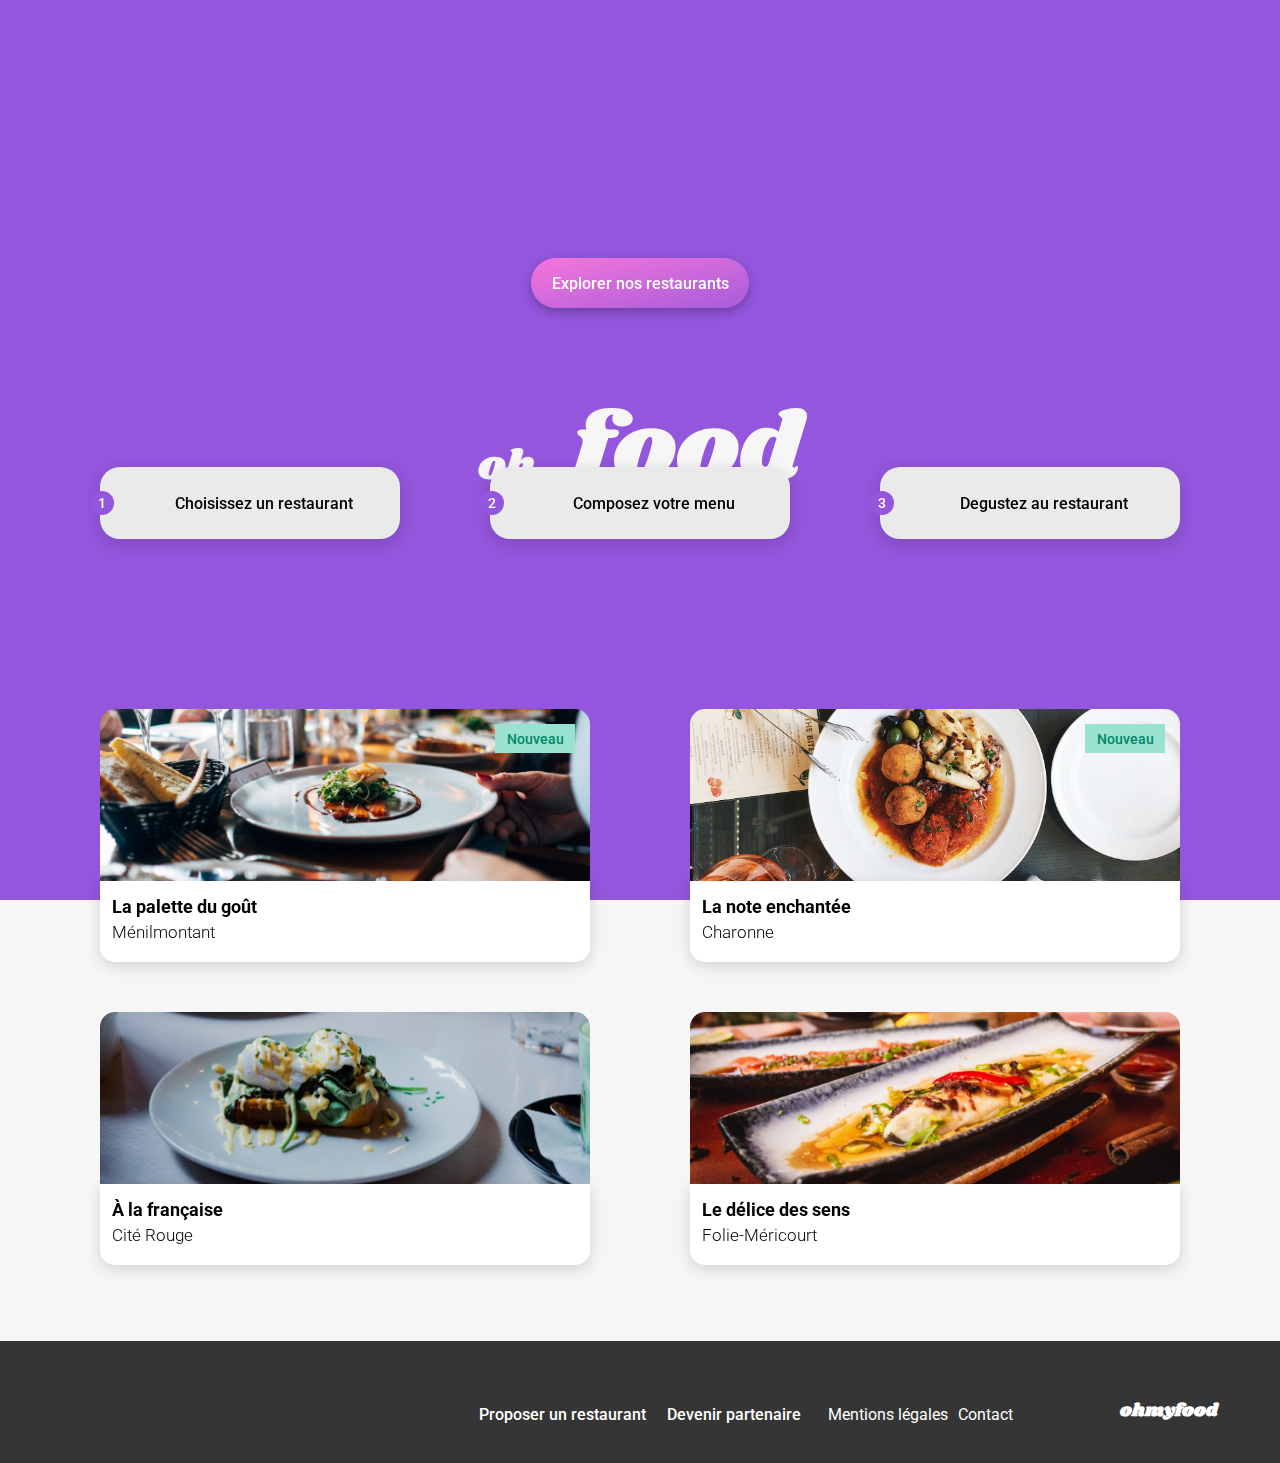
<file: index.html>
<!DOCTYPE html>
<html lang="fr">
  <head>
    <meta charset="UTF-8">
    <meta name="viewport" content="width=device-width, initial-scale=1.0">
    <title>ohmyfood</title>
    <link rel="preconnect" href="https://fonts.googleapis.com">
    <link rel="preconnect" href="https://fonts.gstatic.com" crossorigin>
    <link
      href="https://fonts.googleapis.com/css2?family=Roboto:wght@300;400;500;700&family=Shrikhand&display=swap"
      rel="stylesheet">
    <link
      rel="stylesheet"
      href="https://cdnjs.cloudflare.com/ajax/libs/font-awesome/6.2.1/css/all.min.css"
      integrity="sha512-MV7K8+y+gLIBoVD59lQIYicR65iaqukzvf/nwasF0nqhPay5w/9lJmVM2hMDcnK1OnMGCdVK+iQrJ7lzPJQd1w=="
      crossorigin="anonymous"
      referrerpolicy="no-referrer">
    <link rel="stylesheet" href="./css/style.css">
  </head>

  <body>
    <header>
      <h1>ohmyfood</h1>
    </header>

    <!-- loader to grey background -->
    <div class="loader">
        <!-- text's parts animation -->
        <div class="loader__container--anime">
          <span class="loader__letters--1">oh</span>
          <span class="loader__letters--2">my</span>
          <span class="loader__letters--3">food</span>
        </div>
    </div>

    <main>
      <!-- current location -->
      <div class="location"> <i class="fa-solid fa-location-dot"></i><p>Paris, Belleville</p> </div>

      <!-- catchword and explore's restaurants button -->
      <section class="catchword">
        <h2>Réservez le menu qui vous convient</h2>
        <p>Découvrez des restaurants d'exception sélectionnés par nos soins.</p>
        <a href="#restaurants__choice">
          <div class="button button--explore" onclick="">Explorer nos restaurants</div>
        </a>
      </section>

      <!-- how to order -->
      <section class="how-to">
        <h3>Fonctionnement</h3>
        <div class="how-to__steps">
          <div class="how-to__steps__card" onclick="">
            <i class="fa-solid fa-mobile-screen-button"></i><p>Choisissez un restaurant</p>
            <div class="how-to__steps__card--nb">
              <p>1</p>
            </div>
          </div>
          <div class="how-to__steps__card" onclick="">
            <i class="fa-solid fa-list-ul"></i><p>Composez votre menu</p>
            <div class="how-to__steps__card--nb">
              <p>2</p>
            </div>
          </div>
          <div class="how-to__steps__card" onclick="">
            <i class="fa-solid fa-store fa-user-purple"></i><p>Degustez au restaurant</p>
            <div class="how-to__steps__card--nb">
              <p>3</p>
            </div>
          </div>
        </div>
      </section>

      <!-- restaurants section -->
      <section class="restaurants">
        <div class="restaurants__container">
          <h2>Restaurants</h2>
          <div class="restaurants__choice" id="restaurants__choice">
            <a href="./restaurants/la-palette-du-gout.html">
              <article class="restaurant__card">
                <img
                  src="images/restaurants/jay-wennington-N_Y88TWmGwA-unsplash.jpg"
                  alt="Restaurant La palette du goût"
                  class="img__menilmontant">
                <div class="restaurant__card__new">Nouveau</div>
                <div class="restaurant__card__content">
                  <div class="restaurant__card__content__txt">
                    <h4>La palette du goût</h4>
                    <p>Ménilmontant</p>
                  </div>
                  <!-- heart's animation -->
                  <div class="heart heart__restaurants" onclick="">
                    <!-- heart's mask -->
                    <span class="heart--mask"></span>
                    <!-- heart unselected -->
                    <i class="fa-regular fa-heart fa-1x heart--empty"></i>
                    <!-- heart selected's shape -->
                    <i class="fa-regular fa-heart fa-1x heart--empty--grad"></i>
                    <!-- heart selected -->
                    <i class="fa-solid fa-heart fa-1x heart--full"></i>
                  </div>
                </div>
              </article>
            </a>

            <a href="./restaurants/la-note-enchantee.html">
              <article class="restaurant__card">
                <img
                  src="images/restaurants/stil-u2Lp8tXIcjw-unsplash.jpg"
                  alt="Restaurant La note enchantée"
                  class="img__charonne">
                <div class="restaurant__card__new">Nouveau</div>
                <div class="restaurant__card__content">
                  <div class="restaurant__card__content__txt">
                    <h4>La note enchantée</h4>
                    <p>Charonne</p>
                  </div>
                  <!-- heart's animation -->
                  <div class="heart heart__restaurants" onclick="">
                    <!-- heart's mask -->
                    <span class="heart--mask"></span>
                    <!-- heart unselected -->
                    <i class="fa-regular fa-heart fa-1x heart--empty"></i>
                    <!-- heart selected's shape -->
                    <i class="fa-regular fa-heart fa-1x heart--empty--grad"></i>
                    <!-- heart selected -->
                    <i class="fa-solid fa-heart fa-1x heart--full"></i>
                  </div>
                </div>
              </article>
            </a>

            <a href="./restaurants/a-la-francaise.html">
              <article class="restaurant__card">
                <img src="images/restaurants/toa-heftiba-DQKerTsQwi0-unsplash.jpg" alt="Restaurant À la française">
                <div class="restaurant__card__content">
                  <div class="restaurant__card__content__txt">
                    <h4>À la française</h4>
                    <p>Cité Rouge</p>
                  </div>
                  <!-- heart's animation -->
                  <div class="heart heart__restaurants" onclick="">
                    <!-- heart's mask -->
                    <span class="heart--mask"></span>
                    <!-- heart unselected -->
                    <i class="fa-regular fa-heart fa-1x heart--empty"></i>
                    <!-- heart selected's shape -->
                    <i class="fa-regular fa-heart fa-1x heart--empty--grad"></i>
                    <!-- heart selected -->
                    <i class="fa-solid fa-heart fa-1x heart--full"></i>
                  </div>
                </div>
              </article>
            </a>

            <a href="./restaurants/le-delice-des-sens.html" onclick="">
              <article class="restaurant__card">
                <img
                  src="images/restaurants/louis-hansel-shotsoflouis-qNBGVyOCY8Q-unsplash.jpg"
                  alt="Restaurant Le délice des sens">
                <div class="restaurant__card__content">
                  <div class="restaurant__card__content__txt">
                    <h4>Le délice des sens</h4>
                    <p>Folie-Méricourt</p>
                  </div>
                  <!-- heart's animation -->
                  <div class="heart heart__restaurants">
                    <!-- heart's mask -->
                    <span class="heart--mask"></span>
                    <!-- heart unselected -->
                    <i class="fa-regular fa-heart fa-1x heart--empty"></i>
                    <!-- heart selected's shape -->
                    <i class="fa-regular fa-heart fa-1x heart--empty--grad"></i>
                    <!-- heart selected -->
                    <i class="fa-solid fa-heart fa-1x heart--full"></i>
                  </div>
                </div>
              </article>
            </a>
          </div>
        </div>
      </section>
    </main>

    <footer class="related-infos">
      <h5 class="related-infos__title">ohmyfood</h5>
      <div class="related-infos__partnership">
        <a href="#"><i class="fa-sharp fa-solid fa-utensils"></i>Proposer un restaurant</a>
        <a href="#"><i class="fa-xs fa-solid fa-handshake-angle"></i>Devenir partenaire</a>
      </div>
      <div class="related-infos__contact">
        <a href="#">Mentions légales</a>
        <a href="mailto:ohmyfood@hotmeal.com">Contact</a>
      </div>
    </footer>
  </body>
</html>
</file>
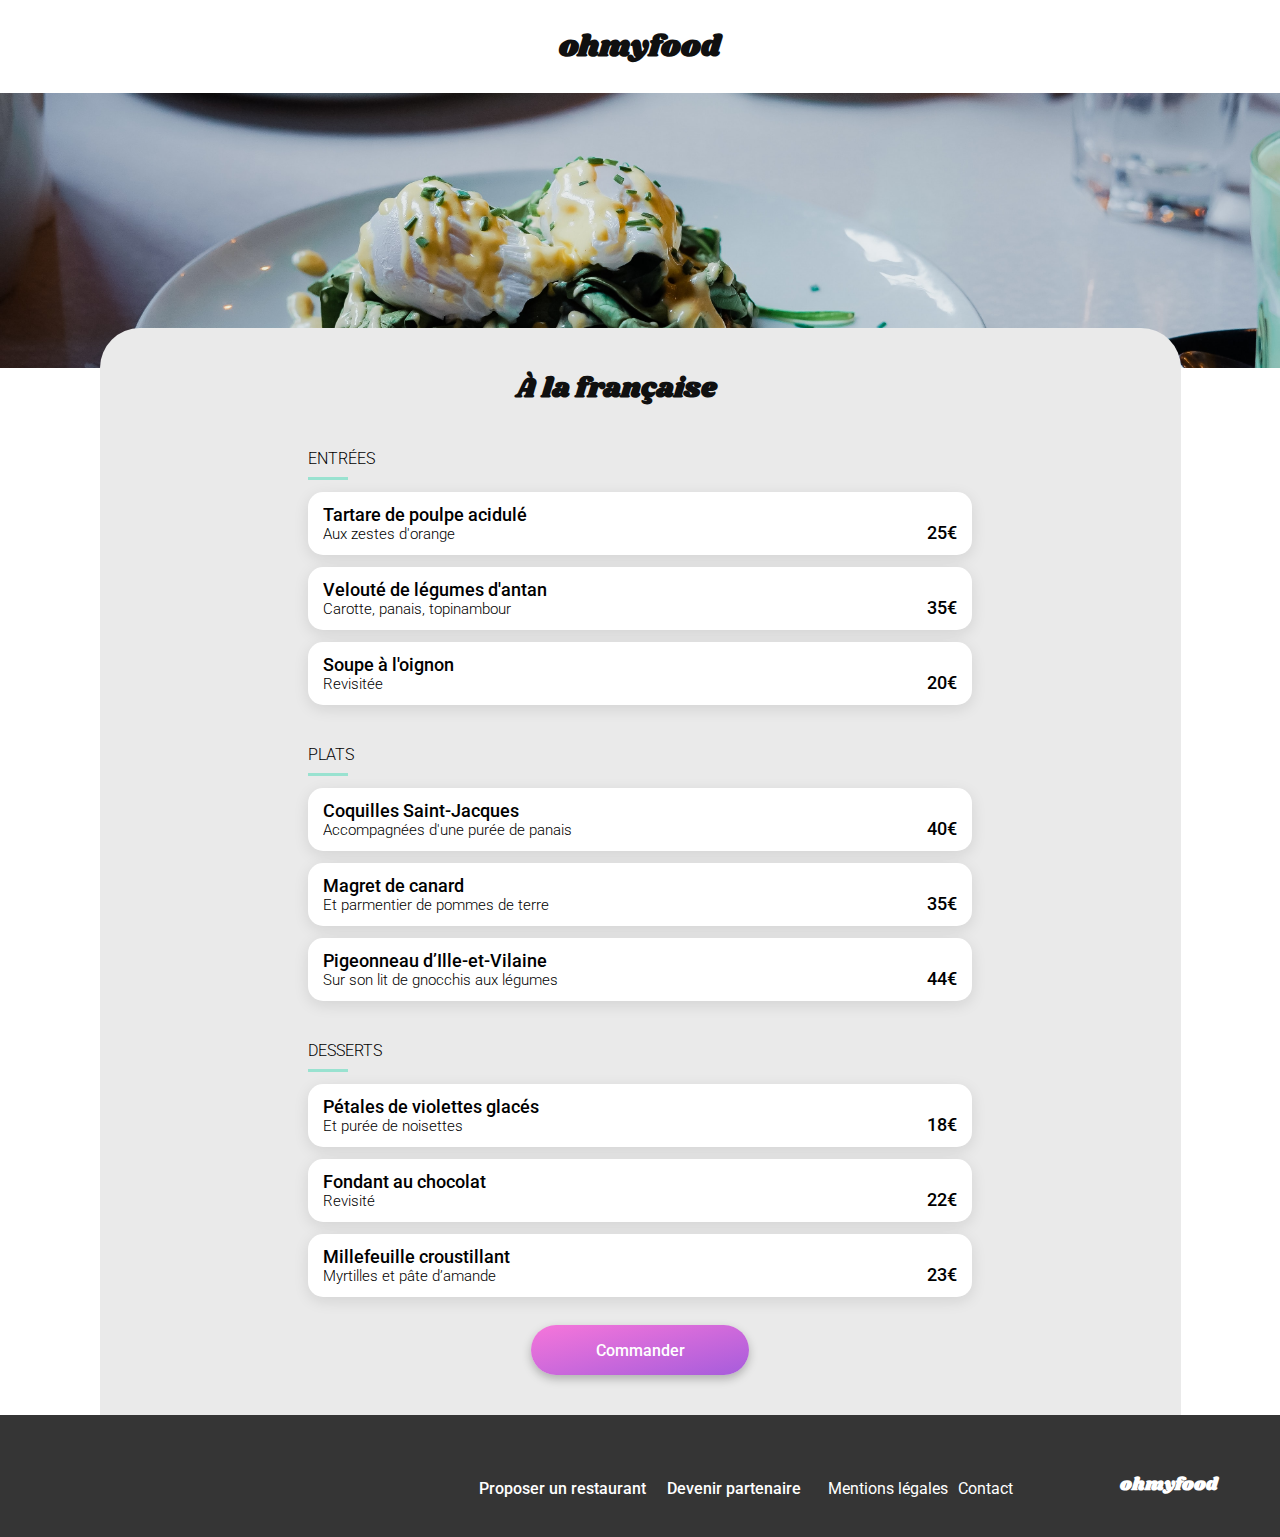
<file: restaurants/a-la-francaise.html>
<!DOCTYPE html>
<html lang="fr">
  <head>
    <meta charset="UTF-8">
    <meta name="viewport" content="width=device-width, initial-scale=1.0">
    <title>ohmyfood</title>
    <link rel="preconnect" href="https://fonts.googleapis.com">
    <link rel="preconnect" href="https://fonts.gstatic.com" crossorigin>
    <link
      href="https://fonts.googleapis.com/css2?family=Roboto:wght@300;400;500;700&family=Shrikhand&display=swap"
      rel="stylesheet">
    <link
      rel="stylesheet"
      href="https://cdnjs.cloudflare.com/ajax/libs/font-awesome/6.2.1/css/all.min.css"
      integrity="sha512-MV7K8+y+gLIBoVD59lQIYicR65iaqukzvf/nwasF0nqhPay5w/9lJmVM2hMDcnK1OnMGCdVK+iQrJ7lzPJQd1w=="
      crossorigin="anonymous"
      referrerpolicy="no-referrer">
    <link rel="stylesheet" href="../css/style.css">
  </head>

  <body>
    <header>
      <a href="../index.html"><i class="fa-solid fa-xl fa-arrow-left"></i></a>
      <h1>ohmyfood</h1>
    </header>

    <main>
      <div class="restaurant-img">
        <img src="../images/restaurants/toa-heftiba-DQKerTsQwi0-unsplash.jpg" alt="Restaurant À la française">
      </div>

      <!-- container to correct the page layout issued by the menu being above the picture -->
      <section class="menu-container">
        <div class="menu">
          <div class="menu--title">
            <h2>À la française</h2>
            <!-- heart's animation -->
            <div class="heart heart__menu" onclick="">
              <!-- heart's mask -->
              <span class="heart--mask"></span>
              <!-- heart unselected -->
              <i class="fa-regular fa-heart fa-1x heart--empty"></i>
              <!-- heart selected's shape -->
              <i class="fa-regular fa-heart fa-1x heart--empty--grad"></i>
              <!-- heart selected -->
              <i class="fa-solid fa-heart fa-1x heart--full"></i>
            </div>
          </div>

          <!-- class menu__subtitle-(number) for subtitle's emergence delay -->
          <article class="menu__starters">
            <h3 class="menu__subtitle--1">Entrées</h3>
            <div class="menu__line"></div>

            <!-- class menu__card-(number) for menu's emergence delay -->
            <div class="menu__card menu__card--1" onclick="">
              <div class="menu__card__content">
                <h4>Tartare de poulpe acidulé</h4>
                <p>Aux zestes d'orange</p>
              </div>
              <div class="menu__card__selected">
                <span>25€</span>
                <div class="menu__card__selected--anime">
                  <i class="fa-regular fa-circle-check"></i>
                </div>
              </div>
            </div>

            <div class="menu__card menu__card--2" onclick="">
              <div class="menu__card__content">
                <h4>Velouté de légumes d'antan</h4>
                <p>Carotte, panais, topinambour</p>
              </div>
              <div class="menu__card__selected">
                <span>35€</span>
                <div class="menu__card__selected--anime">
                  <i class="fa-regular fa-circle-check"></i>
                </div>
              </div>
            </div>

            <div class="menu__card menu__card--3" onclick="">
              <div class="menu__card__content">
                <h4>Soupe à l'oignon</h4>
                <p>Revisitée</p>
              </div>
              <div class="menu__card__selected">
                <span>20€</span>
                <div class="menu__card__selected--anime">
                  <i class="fa-regular fa-circle-check"></i>
                </div>
              </div>
            </div>
          </article>

          <article class="menu__dishes">
            <h3 class="menu__subtitle--2">Plats</h3>
            <div class="menu__line"></div>

            <div class="menu__card menu__card--4" onclick="">
              <div class="menu__card__content">
                <h4>Coquilles Saint-Jacques</h4>
                <p>Accompagnées d'une purée de panais</p>
              </div>
              <div class="menu__card__selected">
                <span>40€</span>
                <div class="menu__card__selected--anime">
                  <i class="fa-regular fa-circle-check"></i>
                </div>
              </div>
            </div>

            <div class="menu__card menu__card--5" onclick="">
              <div class="menu__card__content">
                <h4>Magret de canard</h4>
                <p>Et parmentier de pommes de terre</p>
              </div>
              <div class="menu__card__selected">
                <span>35€</span>
                <div class="menu__card__selected--anime">
                  <i class="fa-regular fa-circle-check"></i>
                </div>
              </div>
            </div>

            <div class="menu__card menu__card--6" onclick="">
              <div class="menu__card__content">
                <h4>Pigeonneau d’Ille-et-Vilaine</h4>
                <p>Sur son lit de gnocchis aux légumes</p>
              </div>
              <div class="menu__card__selected">
                <span>44€</span>
                <div class="menu__card__selected--anime">
                  <i class="fa-regular fa-circle-check"></i>
                </div>
              </div>
            </div>
          </article>

          <article class="menu__desserts">
            <h3 class="menu__subtitle--3">Desserts</h3>
            <div class="menu__line"></div>

            <div class="menu__card menu__card--7" onclick="">
              <div class="menu__card__content">
                <h4>Pétales de violettes glacés</h4>
                <p>Et purée de noisettes</p>
              </div>
              <div class="menu__card__selected">
                <span>18€</span>
                <div class="menu__card__selected--anime">
                  <i class="fa-regular fa-circle-check"></i>
                </div>
              </div>
            </div>

            <div class="menu__card menu__card--8" onclick="">
              <div class="menu__card__content">
                <h4>Fondant au chocolat</h4>
                <p>Revisité</p>
              </div>
              <div class="menu__card__selected">
                <span>22€</span>
                <div class="menu__card__selected--anime">
                  <i class="fa-regular fa-circle-check"></i>
                </div>
              </div>
            </div>

            <div class="menu__card menu__card--9" onclick="">
              <div class="menu__card__content">
                <h4>Millefeuille croustillant</h4>
                  <p>Myrtilles et pâte d’amande</p>
                </div>
                <div class="menu__card__selected">
                  <span>23€</span>
                  <div class="menu__card__selected--anime">
                    <i class="fa-regular fa-circle-check"></i>
                  </div>
                </div>
              </div>
          </article>

          <div class="button button--order" onclick="">Commander</div>
        </div>
      </section>
    </main>

    <footer class="related-infos">
      <h5 class="related-infos__title">ohmyfood</h5>
      <div class="related-infos__partnership">
        <a href="#"><i class="fa-sharp fa-solid fa-utensils"></i>Proposer un restaurant</a>
        <a href="#"><i class="fa-xs fa-solid fa-handshake-angle"></i>Devenir partenaire</a>
      </div>
      <div class="related-infos__contact">
        <a href="#">Mentions légales</a>
        <a href="mailto:ohmyfood@hotmeal.com">Contact</a>
      </div>
    </footer>
  </body>
</html>
</file>
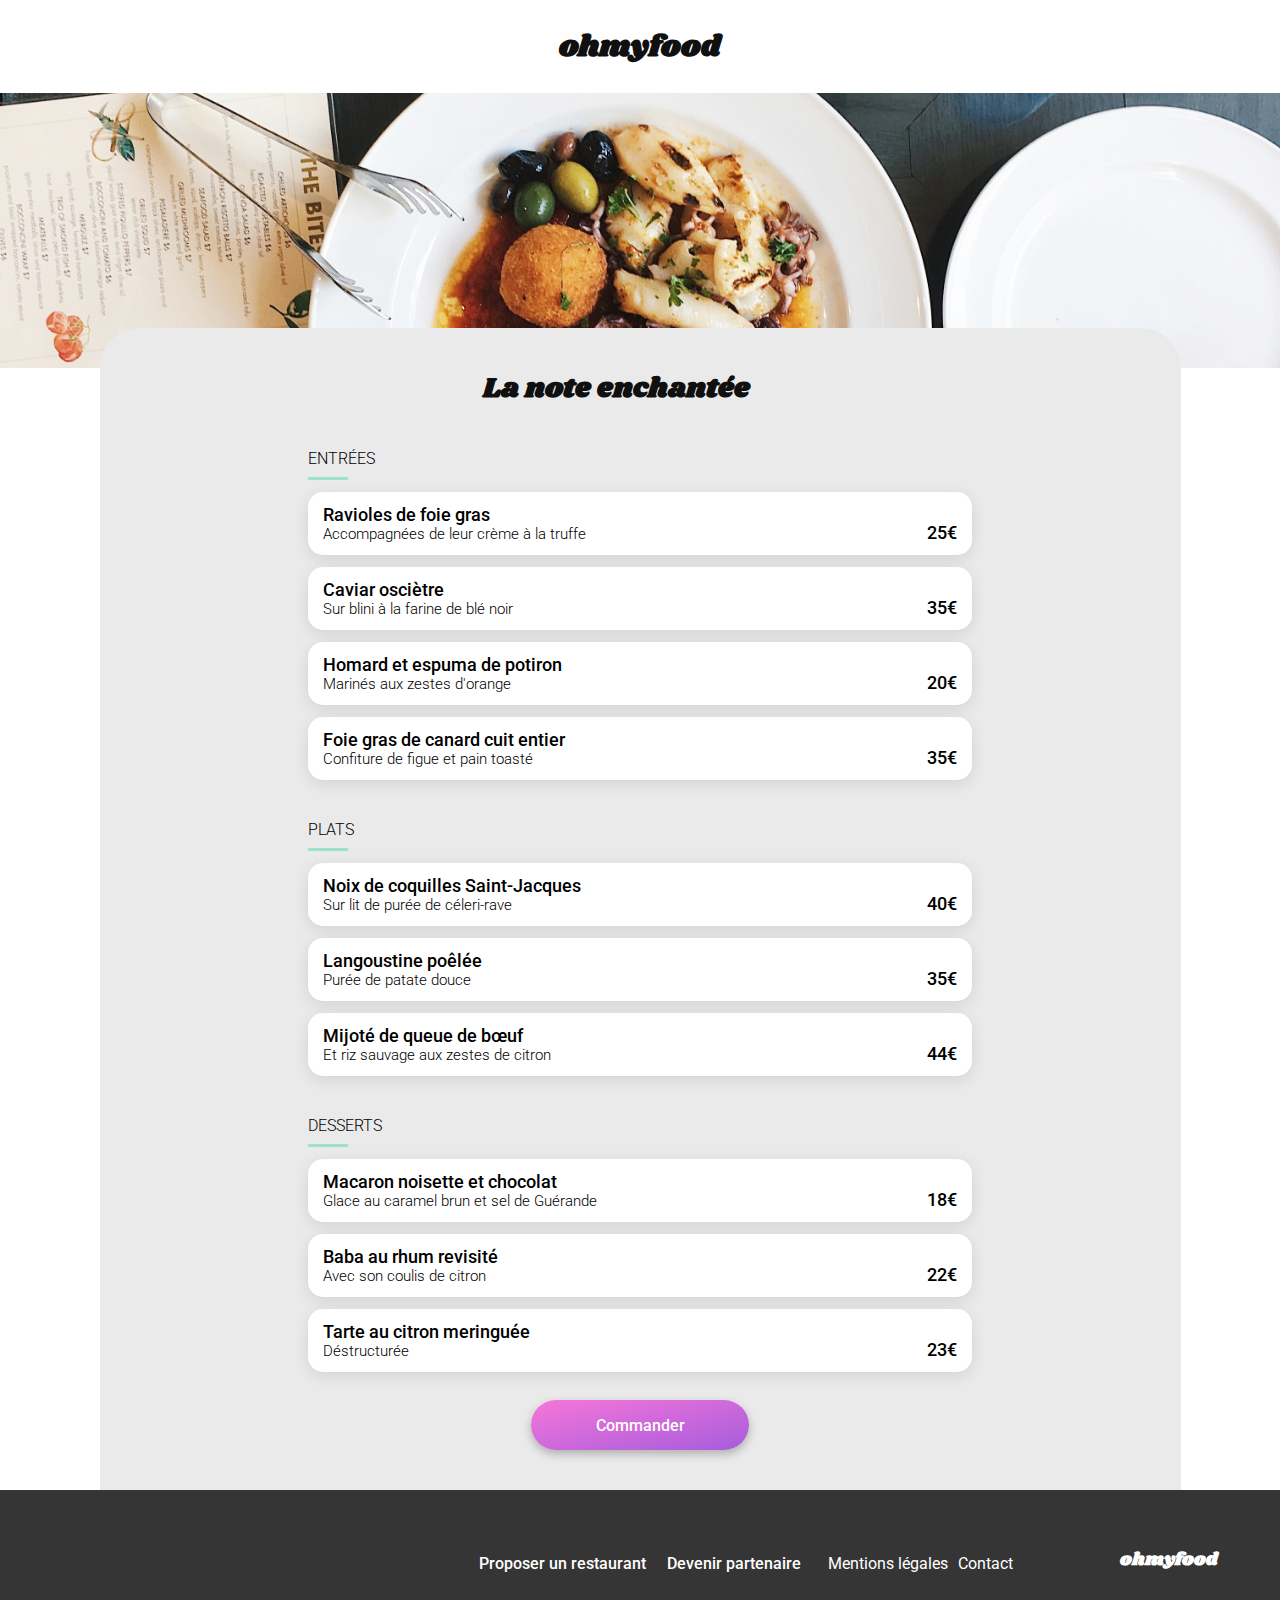
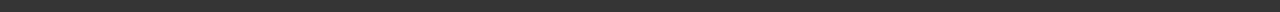
<file: restaurants/la-note-enchantee.html>
<!DOCTYPE html>
<html lang="fr">
  <head>
    <meta charset="UTF-8">
    <meta name="viewport" content="width=device-width, initial-scale=1.0">
    <title>ohmyfood</title>
    <link rel="preconnect" href="https://fonts.googleapis.com">
    <link rel="preconnect" href="https://fonts.gstatic.com" crossorigin>
    <link
      href="https://fonts.googleapis.com/css2?family=Roboto:wght@300;400;500;700&family=Shrikhand&display=swap"
      rel="stylesheet">
    <link
      rel="stylesheet"
      href="https://cdnjs.cloudflare.com/ajax/libs/font-awesome/6.2.1/css/all.min.css"
      integrity="sha512-MV7K8+y+gLIBoVD59lQIYicR65iaqukzvf/nwasF0nqhPay5w/9lJmVM2hMDcnK1OnMGCdVK+iQrJ7lzPJQd1w=="
      crossorigin="anonymous"
      referrerpolicy="no-referrer">
    <link rel="stylesheet" href="../css/style.css">
  </head>

  <body>
    <header>
      <a href="../index.html"><i class="fa-solid fa-xl fa-arrow-left"></i></a>
      <h1>ohmyfood</h1>
    </header>

    <main>
      <div class="restaurant-img">
        <img src="../images/restaurants/stil-u2Lp8tXIcjw-unsplash.jpg" alt="Restaurant La note enchantée">
      </div>

      <!-- container to correct the page layout issued by the menu being above the picture -->
      <section class="menu-container">
        <div class="menu">
          <div class="menu--title">
            <h2>La note enchantée</h2>
            <!-- heart's animation -->
            <div class="heart heart__menu" onclick="">
              <!-- heart's mask -->
              <span class="heart--mask"></span>
              <!-- heart unselected -->
              <i class="fa-regular fa-heart fa-1x heart--empty"></i>
              <!-- heart selected's shape -->
              <i class="fa-regular fa-heart fa-1x heart--empty--grad"></i>
              <!-- heart selected -->
              <i class="fa-solid fa-heart fa-1x heart--full"></i>
            </div>
          </div>

          <!-- class menu__subtitle-(number) for subtitle's emergence delay -->
          <article class="menu__starters">
            <h3 class="menu__subtitle--1">Entrées</h3>
            <div class="menu__line"></div>

            <!-- class menu__card-(number) for menu's emergence delay -->
            <div class="menu__card menu__card--1" onclick="">
              <div class="menu__card__content">
                <h4>Ravioles de foie gras</h4>
                <p>Accompagnées de leur crème à la truffe</p>
              </div>
              <div class="menu__card__selected">
                <span>25€</span>
                <div class="menu__card__selected--anime">
                  <i class="fa-regular fa-circle-check"></i>
                </div>
              </div>
            </div>

            <div class="menu__card menu__card--2" onclick="">
              <div class="menu__card__content">
                <h4>Caviar osciètre</h4>
                <p>Sur blini à la farine de blé noir</p>
              </div>
              <div class="menu__card__selected">
                <span>35€</span>
                <div class="menu__card__selected--anime">
                  <i class="fa-regular fa-circle-check"></i>
                </div>
              </div>
            </div>

            <div class="menu__card menu__card--3" onclick="">
              <div class="menu__card__content">
                <h4>Homard et espuma de potiron</h4>
                <p>Marinés aux zestes d'orange</p>
              </div>
              <div class="menu__card__selected">
                <span>20€</span>
                <div class="menu__card__selected--anime">
                  <i class="fa-regular fa-circle-check"></i>
                </div>
              </div>
            </div>

            <div class="menu__card menu__card--4" onclick="">
              <div class="menu__card__content">
                <h4>Foie gras de canard cuit entier</h4>
                <p>Confiture de figue et pain toasté</p>
              </div>
              <div class="menu__card__selected">
                <span>35€</span>
                <div class="menu__card__selected--anime">
                  <i class="fa-regular fa-circle-check"></i>
                </div>
              </div>
            </div>
          </article>

          <article class="menu__dishes">
            <h3 class="menu__subtitle--2">Plats</h3>
            <div class="menu__line"></div>

            <div class="menu__card menu__card--5" onclick="">
              <div class="menu__card__content">
                <h4>Noix de coquilles Saint-Jacques</h4>
                <p>Sur lit de purée de céleri-rave</p>
              </div>
              <div class="menu__card__selected">
                <span>40€</span>
                <div class="menu__card__selected--anime">
                  <i class="fa-regular fa-circle-check"></i>
                </div>
              </div>
            </div>

            <div class="menu__card menu__card--6" onclick="">
              <div class="menu__card__content">
                <h4>Langoustine poêlée</h4>
                <p>Purée de patate douce</p>
              </div>
              <div class="menu__card__selected">
                <span>35€</span>
                <div class="menu__card__selected--anime">
                  <i class="fa-regular fa-circle-check"></i>
                </div>
              </div>
            </div>

            <div class="menu__card menu__card--7" onclick="">
              <div class="menu__card__content">
                <h4>Mijoté de queue de bœuf</h4>
                <p>Et riz sauvage aux zestes de citron</p>
              </div>
              <div class="menu__card__selected">
                <span>44€</span>
                <div class="menu__card__selected--anime">
                  <i class="fa-regular fa-circle-check"></i>
                </div>
              </div>
            </div>
          </article>

          <article class="menu__desserts">
            <h3 class="menu__subtitle--3">Desserts</h3>
            <div class="menu__line"></div>

            <div class="menu__card menu__card--8" onclick="">
              <div class="menu__card__content">
                <h4>Macaron noisette et chocolat</h4>
                <p>Glace au caramel brun et sel de Guérande</p>
              </div>
              <div class="menu__card__selected">
                <span>18€</span>
                <div class="menu__card__selected--anime">
                  <i class="fa-regular fa-circle-check"></i>
                </div>
              </div>
            </div>

            <div class="menu__card menu__card--9" onclick="">
              <div class="menu__card__content">
                <h4>Baba au rhum revisité</h4>
                <p>Avec son coulis de citron</p>
              </div>
              <div class="menu__card__selected">
                <span>22€</span>
                <div class="menu__card__selected--anime">
                  <i class="fa-regular fa-circle-check"></i>
                </div>
              </div>
            </div>

            <div class="menu__card menu__card--10" onclick="">
              <div class="menu__card__content">
                <h4>Tarte au citron meringuée</h4>
                <p>Déstructurée</p>
              </div>
              <div class="menu__card__selected">
                <span>23€</span>
                <div class="menu__card__selected--anime">
                  <i class="fa-regular fa-circle-check"></i>
                </div>
              </div>
            </div>
          </article>

          <div class="button button--order" onclick="">Commander</div>
        </div>
      </section>
    </main>

    <footer class="related-infos">
      <h5 class="related-infos__title">ohmyfood</h5>
      <div class="related-infos__partnership">
        <a href="#"><i class="fa-sharp fa-solid fa-utensils"></i>Proposer un restaurant</a>
        <a href="#"><i class="fa-xs fa-solid fa-handshake-angle"></i>Devenir partenaire</a>
      </div>
      <div class="related-infos__contact">
        <a href="#">Mentions légales</a>
        <a href="mailto:ohmyfood@hotmeal.com">Contact</a>
      </div>
    </footer>
  </body>
</html>
</file>
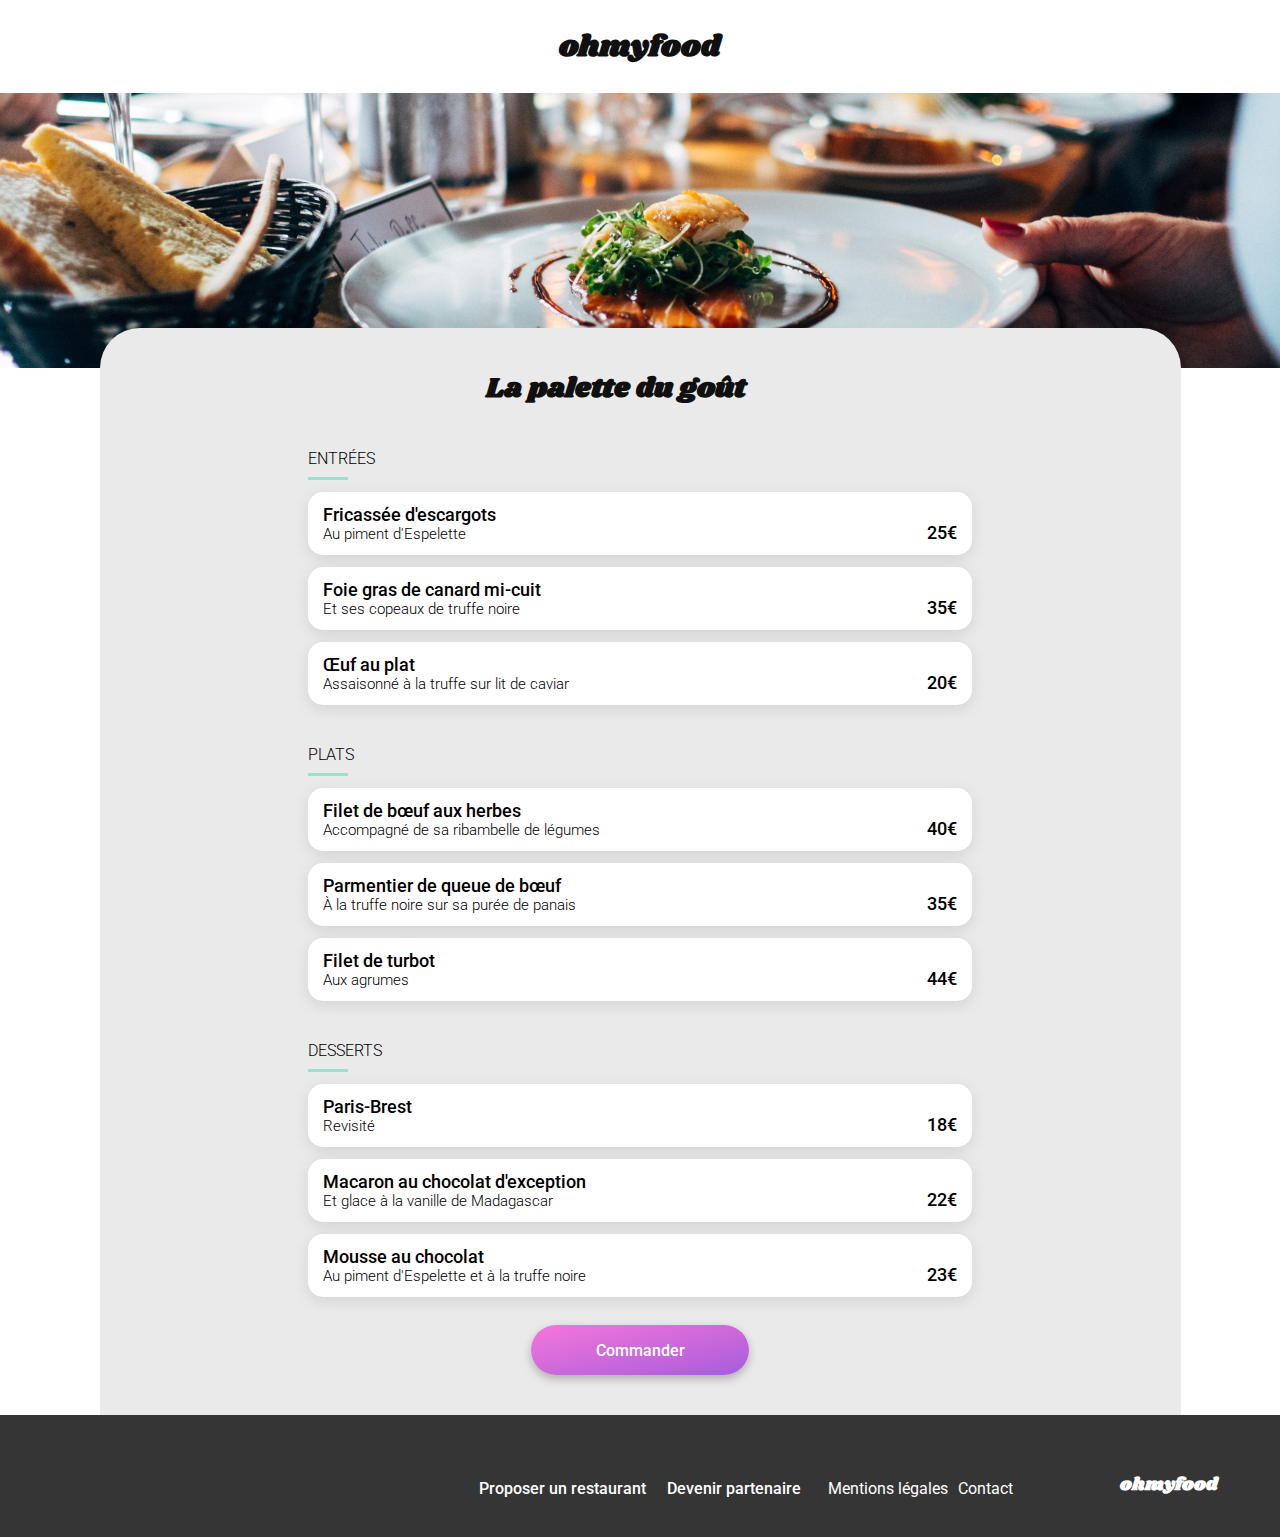
<file: restaurants/la-palette-du-gout.html>
<!DOCTYPE html>
<html lang="fr">
  <head>
    <meta charset="UTF-8">
    <meta name="viewport" content="width=device-width, initial-scale=1.0">
    <title>ohmyfood</title>
    <link rel="preconnect" href="https://fonts.googleapis.com">
    <link rel="preconnect" href="https://fonts.gstatic.com" crossorigin>
    <link
      href="https://fonts.googleapis.com/css2?family=Roboto:wght@300;400;500;700&family=Shrikhand&display=swap"
      rel="stylesheet">
    <link
      rel="stylesheet"
      href="https://cdnjs.cloudflare.com/ajax/libs/font-awesome/6.2.1/css/all.min.css"
      integrity="sha512-MV7K8+y+gLIBoVD59lQIYicR65iaqukzvf/nwasF0nqhPay5w/9lJmVM2hMDcnK1OnMGCdVK+iQrJ7lzPJQd1w=="
      crossorigin="anonymous"
      referrerpolicy="no-referrer">
    <link rel="stylesheet" href="../css/style.css">
  </head>

  <body>
    <header>
      <a href="../index.html"><i class="fa-solid fa-xl fa-arrow-left"></i></a>
      <h1>ohmyfood</h1>
    </header>

    <main>
      <div class="restaurant-img">
        <img src="../images/restaurants/jay-wennington-N_Y88TWmGwA-unsplash.jpg" alt="Restaurant La palette du goût">
      </div>

      <!-- container to correct the page layout issued by the menu being above the picture -->
      <section class="menu-container">
        <div class="menu">
          <div class="menu--title">
            <h2>La palette du goût</h2>
            <!-- heart's animation -->
            <div class="heart heart__menu" onclick="">
              <!-- heart's mask -->
              <span class="heart--mask"></span>
              <!-- heart unselected -->
              <i class="fa-regular fa-heart fa-1x heart--empty"></i>
              <!-- heart selected's shape -->
              <i class="fa-regular fa-heart fa-1x heart--empty--grad"></i>
              <!-- heart selected -->
              <i class="fa-solid fa-heart fa-1x heart--full"></i>
            </div>
          </div>

          <!-- class menu__subtitle-(number) for subtitle's emergence delay -->
          <article class="menu__starters">
            <h3 class="menu__subtitle--1">Entrées</h3>
            <div class="menu__line"></div>

            <!-- class menu__card-(number) for menu's emergence delay -->
            <div class="menu__card menu__card--1" onclick="">
              <div class="menu__card__content">
                <h4>Fricassée d'escargots</h4>
                <p>Au piment d'Espelette</p>
              </div>
              <div class="menu__card__selected">
                <span>25€</span>
                <div class="menu__card__selected--anime">
                  <i class="fa-regular fa-circle-check"></i>
                </div>
              </div>
            </div>

            <div class="menu__card menu__card--2" onclick="">
              <div class="menu__card__content">
                <h4>Foie gras de canard mi-cuit</h4>
                <p>Et ses copeaux de truffe noire</p>
              </div>
              <div class="menu__card__selected">
                <span>35€</span>
                <div class="menu__card__selected--anime">
                  <i class="fa-regular fa-circle-check"></i>
                </div>
              </div>
            </div>

            <div class="menu__card menu__card--3" onclick="">
              <div class="menu__card__content">
                <h4>Œuf au plat</h4>
                <p>Assaisonné à la truffe sur lit de caviar</p>
              </div>
              <div class="menu__card__selected">
                <span>20€</span>
                <div class="menu__card__selected--anime">
                  <i class="fa-regular fa-circle-check"></i>
                </div>
              </div>
            </div>
          </article>

          <article class="menu__dishes">
            <h3 class="menu__subtitle--2">Plats</h3>
            <div class="menu__line"></div>

            <div class="menu__card menu__card--4" onclick="">
              <div class="menu__card__content">
                <h4>Filet de bœuf aux herbes</h4>
                <p>Accompagné de sa ribambelle de légumes</p>
              </div>
              <div class="menu__card__selected">
                <span>40€</span>
                <div class="menu__card__selected--anime">
                  <i class="fa-regular fa-circle-check"></i>
                </div>
              </div>
            </div>

            <div class="menu__card menu__card--5" onclick="">
              <div class="menu__card__content">
                <h4>Parmentier de queue de bœuf</h4>
                <p>À la truffe noire sur sa purée de panais</p>
              </div>
              <div class="menu__card__selected">
                <span>35€</span>
                <div class="menu__card__selected--anime">
                  <i class="fa-regular fa-circle-check"></i>
                </div>
              </div>
            </div>

            <div class="menu__card menu__card--6" onclick="">
              <div class="menu__card__content">
                <h4>Filet de turbot</h4>
                <p>Aux agrumes</p>
              </div>
              <div class="menu__card__selected">
                <span>44€</span>
                <div class="menu__card__selected--anime">
                  <i class="fa-regular fa-circle-check"></i>
                </div>
              </div>
            </div>
          </article>

          <article class="menu__desserts">
            <h3 class="menu__subtitle--3">Desserts</h3>
            <div class="menu__line"></div>

            <div class="menu__card menu__card--7" onclick="">
              <div class="menu__card__content">
                <h4>Paris-Brest</h4>
                <p>Revisité</p>
              </div>
              <div class="menu__card__selected">
                <span>18€</span>
                <div class="menu__card__selected--anime">
                  <i class="fa-regular fa-circle-check"></i>
                </div>
              </div>
            </div>

            <div class="menu__card menu__card--8" onclick="">
              <div class="menu__card__content">
                <h4>Macaron au chocolat d'exception</h4>
                <p>Et glace à la vanille de Madagascar</p>
              </div>
              <div class="menu__card__selected">
                <span>22€</span>
                <div class="menu__card__selected--anime">
                  <i class="fa-regular fa-circle-check"></i>
                </div>
              </div>
            </div>

            <div class="menu__card menu__card--9" onclick="">
              <div class="menu__card__content">
                <h4>Mousse au chocolat</h4>
                <p>Au piment d'Espelette et à la truffe noire</p>
              </div>
              <div class="menu__card__selected">
                <span>23€</span>
                <div class="menu__card__selected--anime">
                  <i class="fa-regular fa-circle-check"></i>
                </div>
              </div>
            </div>
          </article>

          <div class="button button--order" onclick="">Commander</div>
        </div>
      </section>
    </main>

    <footer class="related-infos">
      <h5 class="related-infos__title">ohmyfood</h5>
      <div class="related-infos__partnership">
        <a href="#"><i class="fa-sharp fa-solid fa-utensils"></i>Proposer un restaurant</a>
        <a href="#"><i class="fa-xs fa-solid fa-handshake-angle"></i>Devenir partenaire</a>
      </div>
      <div class="related-infos__contact">
        <a href="#">Mentions légales</a>
        <a href="mailto:ohmyfood@hotmeal.com">Contact</a>
      </div>
    </footer>
  </body>
</html>
</file>
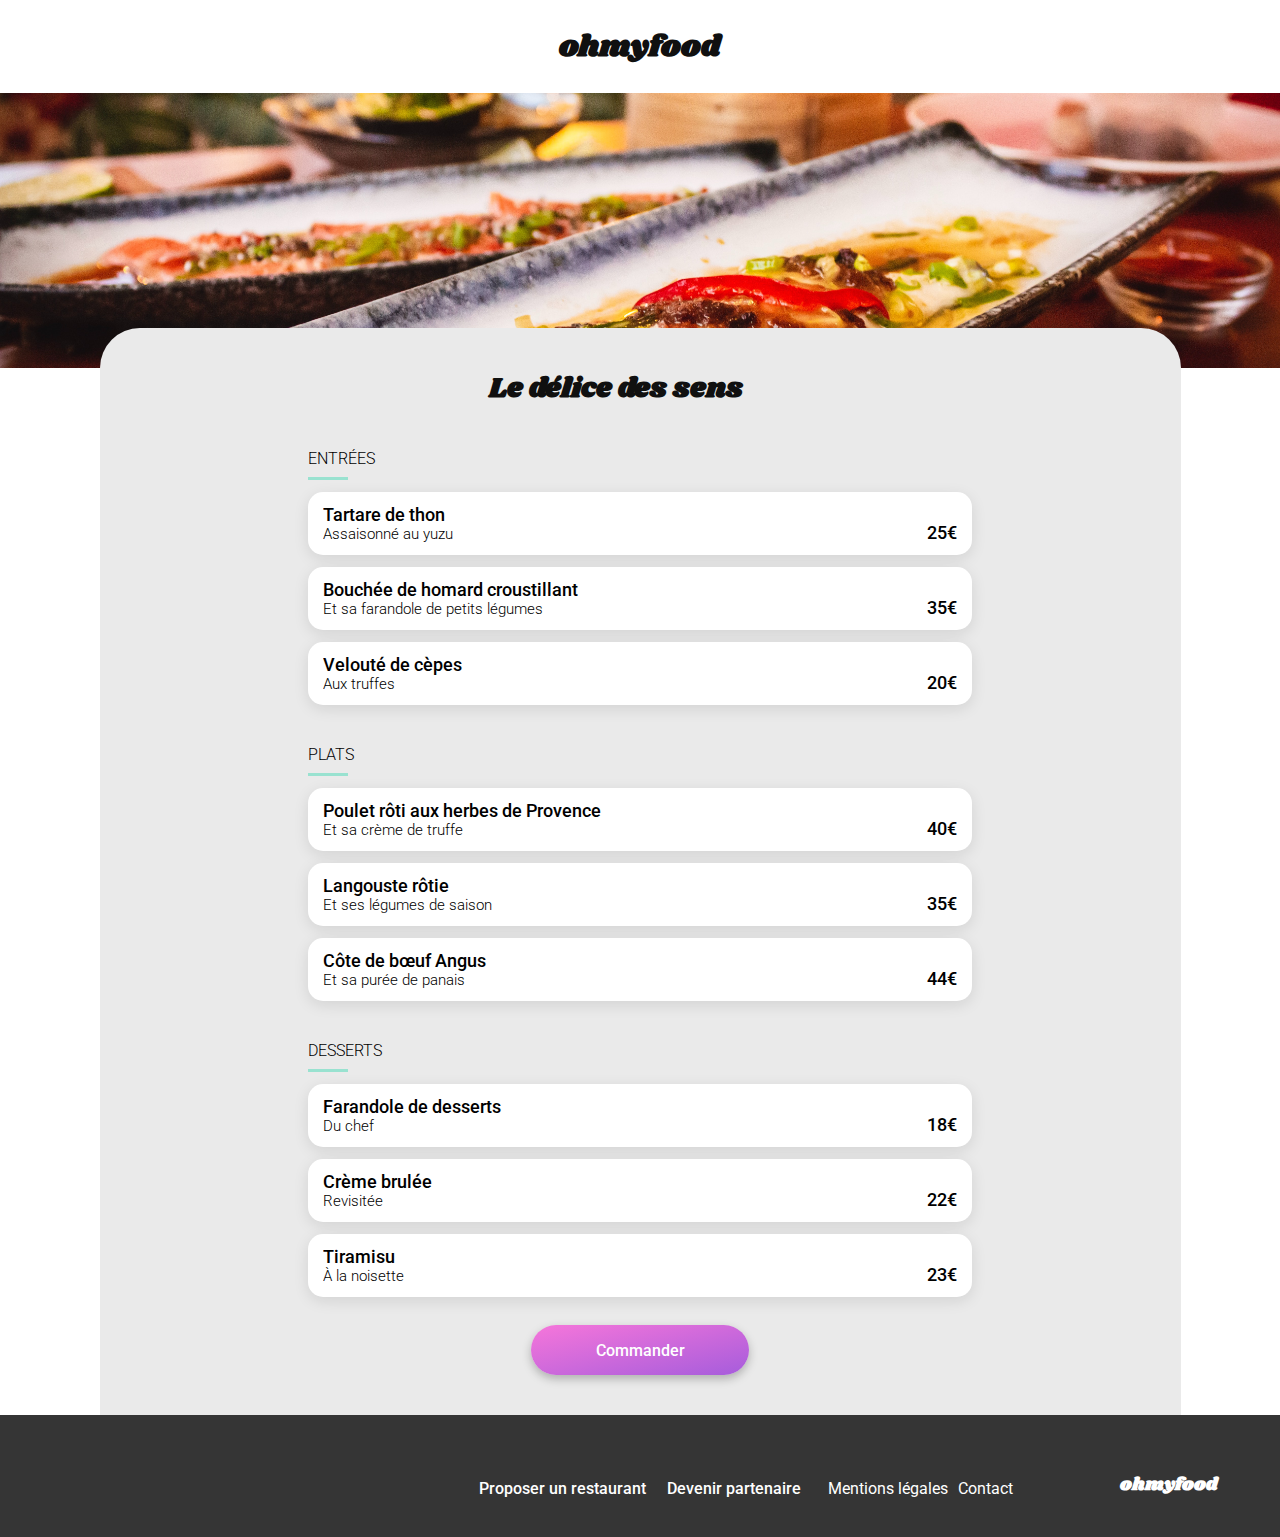
<file: restaurants/le-delice-des-sens.html>
<!DOCTYPE html>
<html lang="fr">
  <head>
    <meta charset="UTF-8">
    <meta name="viewport" content="width=device-width, initial-scale=1.0">
    <title>ohmyfood</title>
    <link rel="preconnect" href="https://fonts.googleapis.com">
    <link rel="preconnect" href="https://fonts.gstatic.com" crossorigin>
    <link
      href="https://fonts.googleapis.com/css2?family=Roboto:wght@300;400;500;700&family=Shrikhand&display=swap"
      rel="stylesheet">
    <link
      rel="stylesheet"
      href="https://cdnjs.cloudflare.com/ajax/libs/font-awesome/6.2.1/css/all.min.css"
      integrity="sha512-MV7K8+y+gLIBoVD59lQIYicR65iaqukzvf/nwasF0nqhPay5w/9lJmVM2hMDcnK1OnMGCdVK+iQrJ7lzPJQd1w=="
      crossorigin="anonymous"
      referrerpolicy="no-referrer">
    <link rel="stylesheet" href="../css/style.css">
  </head>

  <body>
    <header>
      <a href="../index.html"><i class="fa-solid fa-xl fa-arrow-left"></i></a>
      <h1>ohmyfood</h1>
    </header>

    <main>
      <div class="restaurant-img">
        <img src="../images/restaurants/louis-hansel-shotsoflouis-qNBGVyOCY8Q-unsplash.jpg" alt="Restaurant Le délice des sens">
      </div>

      <!-- container to correct the page layout issued by the menu being above the picture -->
      <section class="menu-container">
        <div class="menu">
          <div class="menu--title">
            <h2>Le délice des sens</h2>
            <!-- heart's animation -->
            <div class="heart heart__menu" onclick="">
              <!-- heart's mask -->
              <span class="heart--mask"></span>
              <!-- heart unselected -->
              <i class="fa-regular fa-heart fa-1x heart--empty"></i>
              <!-- heart selected's shape -->
              <i class="fa-regular fa-heart fa-1x heart--empty--grad"></i>
              <!-- heart selected -->
              <i class="fa-solid fa-heart fa-1x heart--full"></i>
            </div>
          </div>

          <!-- class menu__subtitle-(number) for subtitle's emergence delay -->
          <article class="menu__starters">
            <h3 class="menu__subtitle--1">Entrées</h3>
            <div class="menu__line"></div>

            <!-- class menu__card-(number) for menu's emergence delay -->
            <div class="menu__card menu__card--1" onclick="">
              <div class="menu__card__content">
                <h4>Tartare de thon</h4>
                <p>Assaisonné au yuzu</p>
              </div>
              <div class="menu__card__selected">
                <span>25€</span>
                <div class="menu__card__selected--anime">
                  <i class="fa-regular fa-circle-check"></i>
                </div>
              </div>
            </div>

            <div class="menu__card menu__card--2" onclick="">
              <div class="menu__card__content">
                <h4>Bouchée de homard croustillant</h4>
                <p>Et sa farandole de petits légumes</p>
              </div>
              <div class="menu__card__selected">
                <span>35€</span>
                <div class="menu__card__selected--anime">
                  <i class="fa-regular fa-circle-check"></i>
                </div>
              </div>
            </div>

            <div class="menu__card menu__card--3" onclick="">
              <div class="menu__card__content">
                <h4>Velouté de cèpes</h4>
                <p>Aux truffes</p>
              </div>
              <div class="menu__card__selected">
                <span>20€</span>
                <div class="menu__card__selected--anime">
                  <i class="fa-regular fa-circle-check"></i>
                </div>
              </div>
            </div>
          </article>

          <article class="menu__dishes">
            <h3 class="menu__subtitle--2">Plats</h3>
            <div class="menu__line"></div>

            <div class="menu__card menu__card--4" onclick="">
              <div class="menu__card__content">
                <h4>Poulet rôti aux herbes de Provence</h4>
                <p>Et sa crème de truffe</p>
              </div>
              <div class="menu__card__selected">
                <span>40€</span>
                <div class="menu__card__selected--anime">
                  <i class="fa-regular fa-circle-check"></i>
                </div>
              </div>
            </div>

            <div class="menu__card menu__card--5" onclick="">
              <div class="menu__card__content">
                <h4>Langouste rôtie</h4>
                <p>Et ses légumes de saison</p>
              </div>
              <div class="menu__card__selected">
                <span>35€</span>
                <div class="menu__card__selected--anime">
                  <i class="fa-regular fa-circle-check"></i>
                </div>
              </div>
            </div>

            <div class="menu__card menu__card--6" onclick="">
              <div class="menu__card__content">
                <h4>Côte de bœuf Angus</h4>
                <p>Et sa purée de panais</p>
              </div>
              <div class="menu__card__selected">
                <span>44€</span>
                <div class="menu__card__selected--anime">
                  <i class="fa-regular fa-circle-check"></i>
                </div>
              </div>
            </div>
          </article>

          <article class="menu__desserts">
            <h3 class="menu__subtitle--3">Desserts</h3>
            <div class="menu__line"></div>

            <div class="menu__card menu__card--7" onclick="">
              <div class="menu__card__content">
                <h4>Farandole de desserts</h4>
                <p>Du chef</p>
              </div>
              <div class="menu__card__selected">
                <span>18€</span>
                <div class="menu__card__selected--anime">
                  <i class="fa-regular fa-circle-check"></i>
                </div>
              </div>
            </div>

            <div class="menu__card menu__card--8" onclick="">
              <div class="menu__card__content">
                <h4>Crème brulée</h4>
                <p>Revisitée</p>
              </div>
              <div class="menu__card__selected">
                <span>22€</span>
                <div class="menu__card__selected--anime">
                  <i class="fa-regular fa-circle-check"></i>
                </div>
              </div>
            </div>

            <div class="menu__card menu__card--9" onclick="">
              <div class="menu__card__content">
                <h4>Tiramisu</h4>
                <p>À la noisette</p>
              </div>
              <div class="menu__card__selected">
                <span>23€</span>
                <div class="menu__card__selected--anime">
                  <i class="fa-regular fa-circle-check"></i>
                </div>
              </div>
            </div>
          </article>

          <div class="button button--order" onclick="">Commander</div>
        </div>
      </section>
    </main>

    <footer class="related-infos">
      <h5 class="related-infos__title">ohmyfood</h5>
      <div class="related-infos__partnership">
        <a href="#"><i class="fa-sharp fa-solid fa-utensils"></i>Proposer un restaurant</a>
        <a href="#"><i class="fa-xs fa-solid fa-handshake-angle"></i>Devenir partenaire</a>
      </div>
      <div class="related-infos__contact">
        <a href="#">Mentions légales</a>
        <a href="mailto:ohmyfood@hotmeal.com">Contact</a>
      </div>
    </footer>
  </body>
</html>
</file>
<file: css/style.css>
@import url(https://fonts.googleapis.com/css2?family=Roboto:wght@300;400;500;700&family=Shrikhand&display=swap);
h1 {
  font-family: "Shrikhand";
  font-size: 1.875rem;
  color: #101010;
}

h2, h3 {
  font-family: "Roboto", sans-serif;
  font-weight: 700;
  font-size: 1.5rem;
  color: black;
}

h4 {
  font-family: "Roboto", sans-serif;
  font-weight: 700;
  font-size: 1.125rem;
  color: black;
}

h5 {
  font-family: "Shrikhand";
  font-size: 1.125rem;
  color: white;
}

h1, h2, h3, h4, h5 {
  margin: 0;
}

a {
  text-decoration: none;
}

i, span {
  display: inline-block;
}
@keyframes loading {
  0% {
    z-index: 99;
  }
  99% {
    opacity: 1;
    z-index: 99;
  }
  100% {
    opacity: 0;
    z-index: -99;
  }
}
@keyframes fade-down {
  0% {
    transform: translateY(-400px);
    opacity: 0;
  }
  19% {
    opacity: 0.2;
  }
  20%, 100% {
    transform: translateY(0);
    opacity: 1;
  }
}
@keyframes fade-up {
  0% {
    transform: translateY(400px);
    opacity: 0;
  }
  29% {
    opacity: 0.2;
  }
  30%, 100% {
    transform: translateY(0);
    opacity: 0.9;
  }
}
@keyframes magnify {
  0% {
    transform: scale(8);
    opacity: 0;
  }
  48%, 55% {
    transform: scale(1);
    opacity: 0.7;
  }
  56% {
    transform: scale(1);
    opacity: 1;
  }
}
@keyframes heart--anime {
  0%, 100% {
    transform: scale(1);
  }
  50% {
    transform: scale(1.5);
    animation-timing-function: ease-out;
  }
  75% {
    transform: scale(1.3);
    animation-timing-function: ease-out;
  }
}
@keyframes menu-subtitle-anime {
  0% {
    opacity: 0;
  }
  100% {
    opacity: 1;
  }
}
@keyframes menu-card-anime {
  0% {
    opacity: 0;
    transform: translateY(-40px) scaleY(0.05);
  }
  100% {
    opacity: 1;
    transform: translateY(0) scaleY(1);
  }
}
@keyframes selected {
  0%, 100% {
    transform-origin: right;
  }
  100% {
    transform: scaleX(1);
  }
}
.loader {
  position: fixed;
  width: 100%;
  height: 100%;
  background-color: #9356DC;
  top: 0;
  right: 0;
  bottom: 0;
  left: 0;
  font-family: "Shrikhand";
  font-size: 3rem;
  color: #F6F6F6;
  display: flex;
  justify-content: center;
  align-items: center;
  text-align: center;
  animation: loading 6750ms both;
}
.loader__letters--1 {
  font-size: 42px;
  margin-right: -8px;
  animation: fade-down 2250ms 600ms backwards ease infinite;
}
.loader__letters--2 {
  font-size: 18px;
  margin-right: -4px;
  animation: fade-up 2250ms 600ms backwards ease-in-out infinite;
}
.loader__letters--3 {
  font-size: 96px;
  animation: magnify 2250ms 200ms ease-in backwards infinite;
}

.button {
  height: 50px;
  width: 218px;
  border-radius: 25px;
  background: linear-gradient(167deg, #FF79DA -11.44%, #9356DC 123.93%);
  position: relative;
  z-index: 1;
  position: relative;
  box-shadow: 0px 4px 10px rgba(0, 0, 0, 0.25);
  font-family: "Roboto", sans-serif;
  font-weight: 500;
  font-size: 1rem;
  color: white;
  display: flex;
  justify-content: center;
  align-items: center;
  text-align: center;
  cursor: pointer;
  margin: 0 auto;
}
.button::before {
  background: linear-gradient(0deg, rgba(255, 255, 255, 0.15), rgba(255, 255, 255, 0.15));
  content: "";
  position: absolute;
  height: 100%;
  width: 100%;
  top: 0;
  left: 0;
  opacity: 0;
  transition: opacity 250ms;
  z-index: -1;
}
.button:hover::before {
  opacity: 1;
}
.button--explore {
  margin-bottom: 27px;
}
.button--order {
  margin-top: 28px;
}

.heart {
  position: relative;
  display: flex;
  justify-content: center;
  align-items: center;
  margin: 0 24px;
  cursor: pointer;
}
.heart i {
  font-size: 1.25rem;
}
.heart--empty {
  position: absolute;
  color: black;
  z-index: 5;
}
.heart--empty--grad {
  position: absolute;
  background: linear-gradient(#FF79DA, #9356DC);
  background-clip: text;
  -webkit-background-clip: text;
  color: transparent;
  z-index: 2;
}
.heart--full {
  position: absolute;
  opacity: 0;
  background: linear-gradient(#FF79DA, #9356DC);
  background-clip: text;
  -webkit-background-clip: text;
  color: transparent;
  z-index: 3;
}
.heart--mask {
  display: inline-block;
  position: absolute;
  height: 25px;
  width: 25px;
  background-color: white;
  transform-origin: top;
  transition: all 800ms ease-in-out;
  z-index: 4;
}
.heart:hover .heart--empty {
  z-index: -1;
}
.heart:hover .heart--empty--grad {
  z-index: 5;
}
.heart:hover .heart--mask {
  transform: scaleY(0);
}
.heart:hover .heart--full {
  opacity: 1;
  animation: heart--anime 400ms 700ms 2 forwards;
}
.heart__restaurants {
  margin-right: 13px;
  margin-bottom: 14px;
  bottom: 0;
}
.heart__menu .heart--mask {
  background-color: #EAEAEA;
  width: 25px;
  height: 25px;
}

.how-to__steps__card {
  width: 300px;
  height: 72px;
  display: flex;
  position: relative;
  font-family: "Roboto", sans-serif;
  font-weight: 500;
  font-size: 1rem;
  color: black;
  position: relative;
  box-shadow: 0px 4px 15px rgba(0, 0, 0, 0.15);
  background-color: #EAEAEA;
  border-radius: 20px;
  margin-top: 26px;
  margin-bottom: 20px;
  z-index: 1;
}
.how-to__steps__card::before {
  background-color: rgba(187, 86, 220, 0.1);
  content: "";
  position: absolute;
  height: 100%;
  width: 100%;
  top: 0;
  left: 0;
  opacity: 0;
  transition: opacity 250ms;
  border-radius: 20px;
  z-index: -1;
}
.how-to__steps__card:hover::before {
  opacity: 1;
}
.how-to__steps__card--nb {
  position: absolute;
  height: 24px;
  width: 24px;
  border-radius: 12px;
  background-color: #9356DC;
  font-family: "Roboto", sans-serif;
  font-weight: 500;
  font-size: 0.875rem;
  color: white;
  display: flex;
  justify-content: center;
  align-items: center;
  text-align: center;
  left: -10px;
}
.how-to__steps__card i {
  margin-right: 27px;
}
.how-to__steps__card .fa-user-purple {
  color: #9356DC;
}

.restaurant__card {
  display: flex;
  flex-direction: column;
  position: relative;
  width: 100%;
}
.restaurant__card img {
  -o-object-fit: cover;
  object-fit: cover;
  -o-object-position: 50% 77%;
  object-position: 50% 77%;
  height: 172px;
  border-top-left-radius: 15px;
  border-top-right-radius: 15px;
}
.restaurant__card .img__menilmontant, .restaurant__card .img__charonne {
  -o-object-position: 50% 61%;
  object-position: 50% 61%;
}
.restaurant__card__new {
  position: absolute;
  height: 29px;
  width: 80px;
  background-color: #99E2D0;
  display: flex;
  justify-content: center;
  align-items: center;
  text-align: center;
  font-family: "Roboto", sans-serif;
  font-weight: 500;
  font-size: 0.875rem;
  color: #008766;
  right: 0;
  margin: 15px;
}
.restaurant__card__content {
  background-color: white;
  display: flex;
  flex-direction: row;
  justify-content: space-between;
  align-items: flex-end;
  border-bottom-left-radius: 15px;
  border-bottom-right-radius: 15px;
  padding: 15px 12px;
  position: relative;
  box-shadow: 0px 4px 15px rgba(0, 0, 0, 0.15);
}
.restaurant__card__content p {
  margin: 5px 0;
  font-family: "Roboto", sans-serif;
  font-weight: 300;
  font-size: 1.0625rem;
  color: black;
}

.menu__subtitle--1 {
  animation: menu-subtitle-anime 400ms 500ms ease-in-out both;
}
.menu__subtitle--2 {
  animation: menu-subtitle-anime 400ms 1000ms ease-in-out both;
}
.menu__subtitle--3 {
  animation: menu-subtitle-anime 400ms 1500ms ease-in-out both;
}
.menu__card {
  display: flex;
  flex-direction: row;
  justify-content: space-between;
  background-color: white;
  border-radius: 15px;
  margin-top: 12px;
  padding: 12px 15px;
  position: relative;
  box-shadow: 0px 4px 15px rgba(0, 0, 0, 0.1);
}
.menu__card--1 {
  animation: menu-card-anime 400ms 200ms ease both;
}
.menu__card--2 {
  animation: menu-card-anime 400ms 400ms ease both;
}
.menu__card--3 {
  animation: menu-card-anime 400ms 600ms ease both;
}
.menu__card--4 {
  animation: menu-card-anime 400ms 800ms ease both;
}
.menu__card--5 {
  animation: menu-card-anime 400ms 1000ms ease both;
}
.menu__card--6 {
  animation: menu-card-anime 400ms 1200ms ease both;
}
.menu__card--7 {
  animation: menu-card-anime 400ms 1400ms ease both;
}
.menu__card--8 {
  animation: menu-card-anime 400ms 1600ms ease both;
}
.menu__card--9 {
  animation: menu-card-anime 400ms 1800ms ease both;
}
.menu__card--10 {
  animation: menu-card-anime 400ms 2000ms ease both;
}
.menu__card--11 {
  animation: menu-card-anime 400ms 2200ms ease both;
}
.menu__card--12 {
  animation: menu-card-anime 400ms 2400ms ease both;
}
.menu__card__content {
  width: 88%;
}
.menu__card__content h4 {
  font-family: "Roboto", sans-serif;
  font-weight: 500;
  font-size: 1.125rem;
  color: black;
}
.menu__card__content p {
  font-family: "Roboto", sans-serif;
  font-weight: 300;
  font-size: 0.9375rem;
  color: black;
  margin: 0;
}
.menu__card__content h4, .menu__card__content p {
  white-space: nowrap;
  overflow: hidden;
  text-overflow: ellipsis;
}
.menu__card__selected {
  display: flex;
  flex-direction: row;
  align-items: flex-end;
  justify-content: flex-end;
  width: 60px;
}
.menu__card__selected span {
  font-family: "Roboto", sans-serif;
  font-weight: 500;
  font-size: 1.125rem;
  color: black;
  transform: translateX(0);
}
.menu__card__selected--anime {
  position: absolute;
  display: flex;
  justify-content: center;
  align-items: center;
  text-align: center;
  width: 59px;
  height: 100%;
  background-color: #99E2D0;
  border-top-right-radius: 15px;
  border-bottom-right-radius: 15px;
  color: white;
  font-size: 1.25rem;
  right: -1px;
  top: 0;
  transform: scaleX(0);
}
.menu__card:hover .menu__card__selected--anime {
  animation: selected 250ms ease-in both;
}
.menu__card:hover .menu__card__selected--anime i {
  transform: rotate(1turn);
  transition: all 750ms;
}
.menu__card:hover .menu__card__selected span {
  transform: translateX(-60px);
  transition: all 250ms ease-in;
  width: 31%;
}
.menu__card:hover .menu__card__content {
  width: 69%;
}
@media screen and (min-width: 768px) {
  .menu__card {
    min-width: 634px;
  }
}

header, .location, .catchword, .how-to__steps__card {
  display: flex;
  justify-content: center;
  align-items: center;
  text-align: center;
}

body {
  background-color: white;
  margin: 0;
  padding: 0;
}

header {
  position: relative;
  box-shadow: 0px 2px 4px rgba(0, 0, 0, 0.15);
  height: 63px;
}
@media screen and (min-width: 768px) {
  header {
    height: 93px;
  }
}
header i {
  display: inline-block;
  z-index: 1;
  position: absolute;
  color: #353535;
  left: 24px;
}

.location {
  background-color: #EAEAEA;
  font-family: "Roboto", sans-serif;
  font-weight: 500;
  font-size: 1rem;
  color: #353535;
  height: 50px;
}
.location i {
  margin-right: 17px;
}

.catchword {
  display: flex;
  flex-direction: column;
  justify-content: flex-start;
  padding: 30px;
  background-color: #F6F6F6;
}
.catchword h2 + p {
  font-family: "Roboto", sans-serif;
  font-weight: 300;
  font-size: 1.125rem;
  color: #353535;
  margin: 18px 0;
}

.how-to {
  padding: 48px 20px;
}
@media screen and (min-width: 1080px) {
  .how-to {
    width: 1080px;
    margin: auto;
  }
}
.how-to__steps {
  display: flex;
  flex-direction: column;
  display: flex;
  justify-content: center;
  align-items: center;
  text-align: center;
}
@media screen and (min-width: 1080px) {
  .how-to__steps {
    display: flex;
    flex-direction: row;
    justify-content: space-between;
  }
}

.restaurants {
  background-color: #F6F6F6;
  padding: 54px 18px;
}
.restaurants h2 {
  margin-left: 3px;
}
@media screen and (min-width: 768px) {
  .restaurants__container {
    max-width: 1080px;
    margin: auto;
  }
}
.restaurants__choice {
  display: grid;
  grid: repeat(4, 1fr)/1fr;
  gap: 18px;
  margin-top: 20px;
  margin-bottom: 22px;
}
@media screen and (min-width: 768px) {
  .restaurants__choice {
    grid: repeat(2, 1fr)/repeat(2, 1fr);
    gap: 25px;
  }
}
@media screen and (min-width: 1080px) {
  .restaurants__choice {
    grid: repeat(2, 1fr)/repeat(2, 1fr);
    -moz-column-gap: 100px;
    column-gap: 100px;
    row-gap: 50px;
  }
}

.related-infos {
  background-color: #353535;
  padding: 22px 25px;
}
.related-infos h5 {
  margin-bottom: 9px;
  padding-right: 50px;
}
@media screen and (min-width: 1080px) {
  .related-infos h5 {
    display: inline-block;
    order: 1;
    margin-left: 80px;
  }
}
.related-infos div {
  display: flex;
  flex-direction: column;
}
@media screen and (min-width: 1080px) {
  .related-infos div {
    flex-direction: row;
    margin-right: 17px;
  }
}
.related-infos__partnership a {
  font-family: "Roboto", sans-serif;
  font-weight: 500;
  font-size: 1rem;
  color: white;
}
@media screen and (min-width: 1080px) {
  .related-infos__partnership a {
    margin-right: 10px;
  }
}
.related-infos__contact a {
  font-family: "Roboto", sans-serif;
  font-weight: 400;
  font-size: 1rem;
  color: white;
}
@media screen and (min-width: 1080px) {
  .related-infos__contact a {
    margin-right: 10px;
  }
}
.related-infos a {
  margin-top: 7px;
}
.related-infos i {
  margin-right: 11px;
}
@media screen and (min-width: 1080px) {
  .related-infos {
    display: flex;
    flex-direction: row;
    justify-content: flex-end;
    padding: 57px 12px 30px 12px;
  }
}

.restaurant-img {
  display: flex;
  justify-content: center;
  align-items: center;
  text-align: center;
}
.restaurant-img img {
  height: 275px;
  width: 100%;
  -o-object-fit: cover;
  object-fit: cover;
  position: absolute;
  top: 63px;
}
@media screen and (min-width: 768px) {
  .restaurant-img img {
    top: 93px;
  }
}

.menu-container {
  margin-bottom: 235px;
}

.menu {
  max-width: 1055px;
  display: flex;
  flex-direction: column;
  margin: auto;
  position: relative;
  top: 235px;
  z-index: 2;
  background: #EAEAEA;
  border-top-left-radius: 40px;
  border-top-right-radius: 40px;
  padding: 40px 13px;
}
.menu h2 {
  font-family: "Shrikhand";
  font-size: 1.75rem;
  color: #101010;
  line-height: 41px;
}
.menu h3 {
  margin-top: 40px;
  margin-bottom: 9px;
  text-transform: uppercase;
  font-family: "Roboto", sans-serif;
  font-weight: 300;
  font-size: 1rem;
  color: black;
}
.menu--title {
  display: flex;
  justify-content: space-between;
  align-items: center;
  padding: 0 3px;
}
.menu--title h1, .menu--title i {
  display: inline-block;
}
.menu--title h1 {
  text-overflow: ellipsis;
  overflow: hidden;
  white-space: nowrap;
}
@media screen and (min-width: 768px) {
  .menu--title {
    justify-content: center;
  }
}
.menu__line {
  background-color: #99E2D0;
  height: 3px;
  width: 40px;
  margin-bottom: 12px;
}
@media screen and (min-width: 768px) {
  .menu {
    align-items: center;
  }
}
</file>
